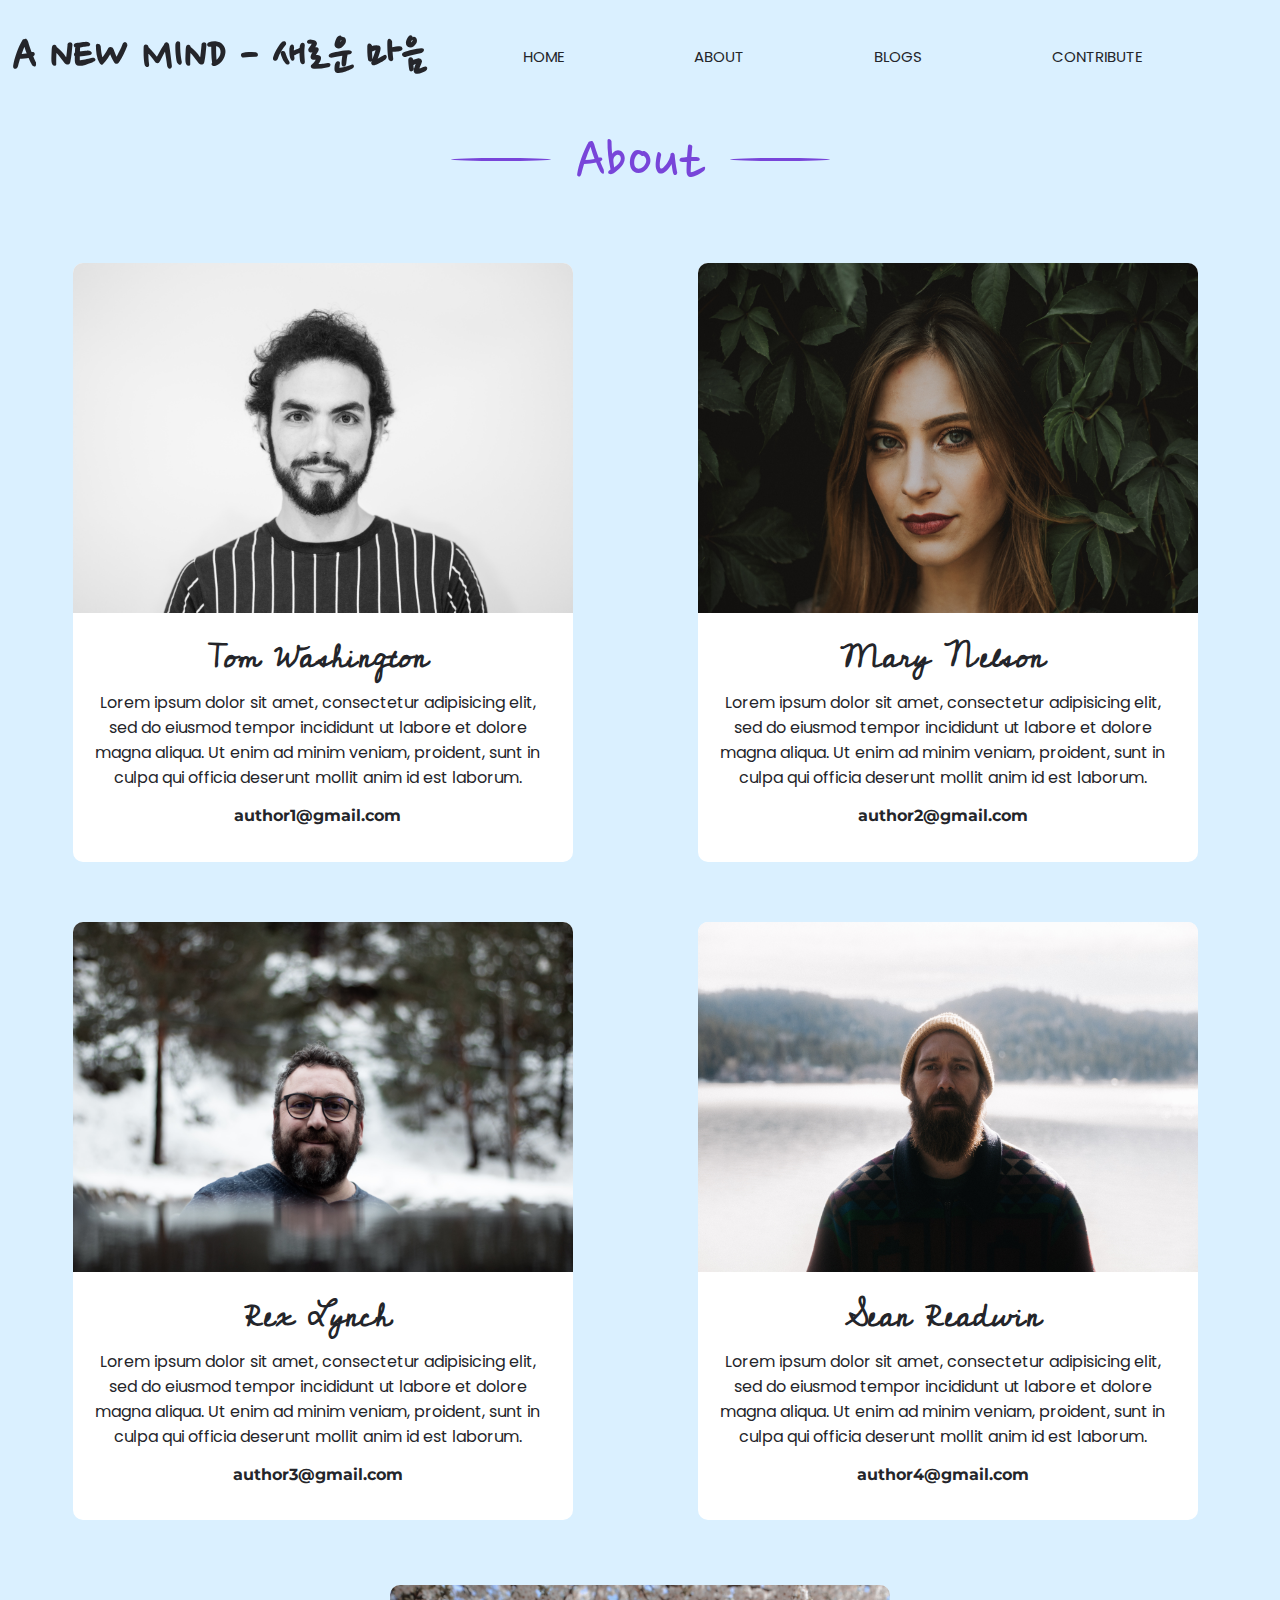
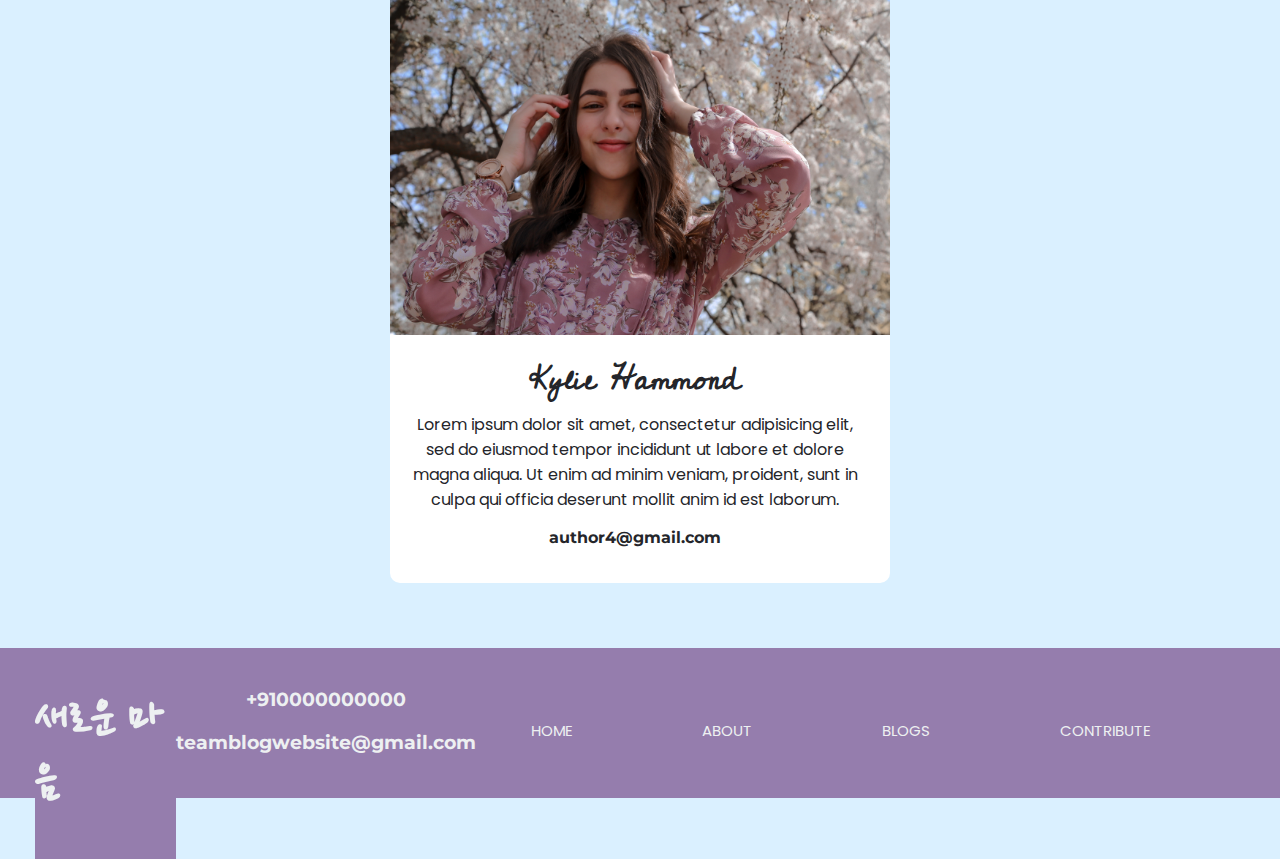
<file: about.html>
<!DOCTYPE html>
<html>
<head>
	<meta charset="utf-8">
	<title>Team Blog</title>
	<link rel="stylesheet" type="text/css" href="assets/style.css">
	<link rel="stylesheet" type="text/css" href="assets/others.css">
</head>
<body>
	<!-- Nav-top -->
    <div class="nav-top">
      <!-- Title -->
      <div class="title">
        <h1>A NEW MIND - 새로운 마음</h1>
      </div>
      <!-- Navigation Bar -->
      <div class="nav">
        <!-- Home -->
        <div class="nav-op">
          <li><a href="index.html">home</a></li>
        </div>

        <!-- About Blog -->
        <div class="nav-op">
          <li><a href="about.html">about</a></li>
        </div>

        <!-- All-Blogs -->
        <div class="nav-op">
          <li><a href="wb_blogs.html">blogs</a></li>
        </div>

        <!-- Contribution-Page -->
        <div class="nav-op">
          <li><a href="con_pg.html">contribute</a></li>
        </div>
      </div>
    </div>
    <!-- Page title -->
    <div class="pgtle_cd">
      <!-- Underline -->
      <div class="tc_underline_1"></div>
      <!-- Page Title -->
      <div class="pg_title_cat">
        <h2>about</h2>
      </div>
      <!-- Underline -->
      <div class="tc_underline_2"></div>
    </div>

    <!-- Authors -->
    <div class="au_row_1">
      <!-- Author-1 -->
      <div class="bllrm">
	      <div class="aur">
	        <img src="assets/authphs/auth_1.jpg">
	        <h3>tom washington</h3>
	        <p>Lorem ipsum dolor sit amet, consectetur adipisicing elit, sed do eiusmod
	        tempor incididunt ut labore et dolore magna aliqua. Ut enim ad minim veniam,
	        proident, sunt in culpa qui officia deserunt mollit anim id est laborum.</p>
	        <h4>author1@gmail.com</h4>
	      </div>
      </div>
      <!-- Author-2 -->
      <div class="aur">
        <img src="assets/authphs/auth_2.jpg">
        <h3>mary nelson</h3>
        <p>Lorem ipsum dolor sit amet, consectetur adipisicing elit, sed do eiusmod
        tempor incididunt ut labore et dolore magna aliqua. Ut enim ad minim veniam,
        proident, sunt in culpa qui officia deserunt mollit anim id est laborum.</p>
        <h4>author2@gmail.com</h4>
      </div>
    </div>

    <!-- Author-row_2 -->
    <div class="au_row_2">
      <!-- Author-3 -->
      <div class="bllrm">
        <div class="aur">
          <img src="assets/authphs/auth_3.jpg">
          <h3>rex lynch</h3>
          <p>Lorem ipsum dolor sit amet, consectetur adipisicing elit, sed do eiusmod
          tempor incididunt ut labore et dolore magna aliqua. Ut enim ad minim veniam,
          proident, sunt in culpa qui officia deserunt mollit anim id est laborum.</p>
          <h4>author3@gmail.com</h4>
        </div>
      </div>
      <!-- Author-4 -->
      <div class="aur">
        <img src="assets/authphs/auth_4.jpg">
        <h3>sean readwin</h3>
        <p>Lorem ipsum dolor sit amet, consectetur adipisicing elit, sed do eiusmod
        tempor incididunt ut labore et dolore magna aliqua. Ut enim ad minim veniam,
        proident, sunt in culpa qui officia deserunt mollit anim id est laborum.</p>
        <h4>author4@gmail.com</h4>
      </div>
    </div>
    <!-- Author-5 -->
    <div class="aur_ind">
      <div class="aur">
        <img src="assets/authphs/auth_5.jpg">
        <h3>kylie hammond</h3>
        <p>Lorem ipsum dolor sit amet, consectetur adipisicing elit, sed do eiusmod
        tempor incididunt ut labore et dolore magna aliqua. Ut enim ad minim veniam,
        proident, sunt in culpa qui officia deserunt mollit anim id est laborum.</p>
        <h4>author4@gmail.com</h4>
      </div>
    </div>

    <!-- Bottom-bar -->
    <div class="btm_bar">
      <div class="bm_tle">
        <h2>새로운 마음</h2>
      </div>
      <div class="con-info">
        <h3>+910000000000</h3>
        <h3>teamblogwebsite@gmail.com</h3>
      </div>
      <div class="bmbr-nav">
        <!-- Home -->
        <div class="nav-op">
          <li><a href="index.html">home</a></li>
        </div>
        <!-- About Blog -->
        <div class="nav-op">
          <li><a href="about.html">about</a></li>
        </div>
        <!-- All-Blogs -->
        <div class="nav-op">
          <li><a href="wb_blogs.html">blogs</a></li>
        </div>
        <!-- Contribution-Page -->
        <div class="nav-op">
          <li><a href="con_pg.html">contribute</a></li>
        </div>
      </div>
    </div>


</body>
</html>
</file>
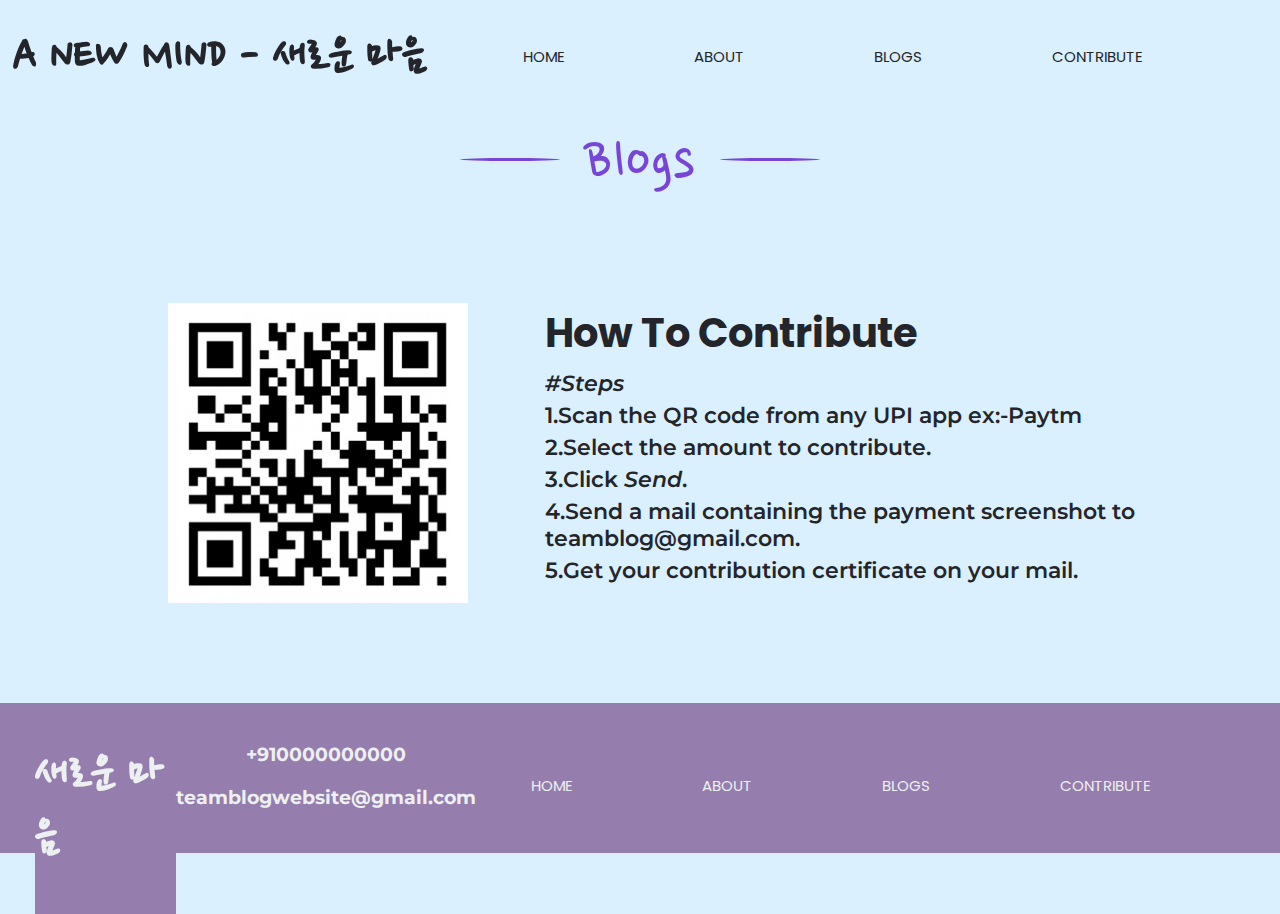
<file: con_pg.html>
<!DOCTYPE html>
<html lang="en" dir="ltr">
  <head>
    <meta charset="utf-8">
    <title>Team Blog</title>
    <link rel="stylesheet" type="text/css" href="assets/style.css">
    <link rel="stylesheet" type="text/css" href="assets/others.css">
  </head>
  <body>
    <!-- Nav-top -->
    <div class="nav-top">
      <!-- Title -->
      <div class="title">
        <h1>A NEW MIND - 새로운 마음</h1>
      </div>
      <!-- Navigation Bar -->
      <div class="nav">
        <!-- Home -->
        <div class="nav-op">
          <li><a href="index.html">home</a></li>
        </div>

        <!-- About Blog -->
        <div class="nav-op">
          <li><a href="about.html">about</a></li>
        </div>

        <!-- All-Blogs -->
        <div class="nav-op">
          <li><a href="wb_blogs.html">blogs</a></li>
        </div>

        <!-- Contribution-Page -->
        <div class="nav-op">
          <li><a href="con_pg.html">contribute</a></li>
        </div>
      </div>
    </div>
    <!-- Page title -->
    <div class="pgtle_cd">
      <!-- Underline -->
      <div class="tc_underline_1"></div>
      <!-- Page Title -->
      <div class="pg_title_cat">
        <h2>blogs</h2>
      </div>
      <!-- Underline -->
      <div class="tc_underline_2"></div>
    </div>

    <!-- Contribution card -->
    <div class="con_cd">
      <img src="assets/img/qr_code.jpg">
      <div class="con_cd_tt">
        <h3>how to contribute</h3>
        <li><em>#Steps</em></li>
        <li>1.Scan the QR code from any UPI app ex:-Paytm</li>
        <li>2.Select the amount to contribute.</li>
        <li>3.Click <em>Send</em>.</li>
        <li>4.Send a mail containing the payment screenshot to teamblog@gmail.com.</li>
        <li>5.Get your contribution certificate on your mail.</li>
      </div>
    </div>
    <!-- Bottom-bar -->
    <div class="btm_bar">
      <div class="bm_tle">
        <h2>새로운 마음</h2>
      </div>
      <div class="con-info">
        <h3>+910000000000</h3>
        <h3>teamblogwebsite@gmail.com</h3>
      </div>
      <div class="bmbr-nav">
        <!-- Home -->
        <div class="nav-op">
          <li><a href="index.html">home</a></li>
        </div>
        <!-- About Blog -->
        <div class="nav-op">
          <li><a href="about.html">about</a></li>
        </div>
        <!-- All-Blogs -->
        <div class="nav-op">
          <li><a href="wb_blogs.html">blogs</a></li>
        </div>
        <!-- Contribution-Page -->
        <div class="nav-op">
          <li><a href="con_pg.html">contribute</a></li>
        </div>
      </div>
    </div>

  </body>
</html>
</file>
<file: assets/style.css>
@import url('https://fonts.googleapis.com/css2?family=Nanum+Pen+Script&display=swap');
@import url('https://fonts.googleapis.com/css2?family=Poppins:wght@300&display=swap');
@import url('https://fonts.googleapis.com/css2?family=Montserrat:wght@200&display=swap');
@import url('https://fonts.googleapis.com/css2?family=Work+Sans:wght@300&display=swap');
@import url('https://fonts.googleapis.com/css2?family=Cedarville+Cursive&display=swap');
* {
	background: #daf0ff;
	margin-top: 0;
}
.nav-top {
	display: flex;
}
.title {
	margin-left: 5px;
	margin-top: 25px;
	margin: 25px 0 0 5px ;
}
.title h1 {
	color: #24252a;
	font-size: 3.2em;
	font-family: 'Nanum Pen Script';
}
.nav {
  display: flex;
	margin: 30px 0 0 auto;
}
.nav-op {
  text-transform: uppercase;
  list-style-type: none;
  color: #24252a;
  font-family: 'Poppins';
  font-size: 15px;
  margin-right: 130px;
  margin-top: 15px;
}
.nav-op li a {
  text-decoration: none;
  color: #24252a;
  transition: 0.6s ease 0s;
}
.f-row {
	display: flex;
	justify-content: center;
}
.bl1 {
	max-width: 490px;
	background: #fff;
	border-top-left-radius: 10px;
	border-top-right-radius: 10px;
	padding: 0px 10px 15px 0px;
}
.bl1 img {
	border-top-left-radius: 10px;
	border-top-right-radius: 10px;
	height: 350px;
	width: 500px;
}
.bl1 h3 {
	background: #fff;
	color: #ae49f4;
	font-size: 15px;
	font-family: 'Montserrat';
	text-transform: uppercase;
	text-align: center;
}
.bl1 h2 {
	background: #fff;
	color: #24252a;
	font-family: 'Poppins';
	text-transform: uppercase;
	text-align: center;
	margin-top: -10px;
}
.bl1 p {
	background: #fff;
	color: #24252a;
	font-family: 'Poppins';
	text-align: center;
	margin-top: -10px;
	padding: 0px 15px 0px 15px;
}
.auth_widget {
	display: block;
	background: #e9ff8f;
	height: 500px;
	width: 250px;
	text-align: center;
	border-radius: 10px;
	margin: auto 25px auto 25px;
}
.auth_widget h2 {
	background: #e9ff8f;
	color: #24252a;
	font-size: 35px;
	font-family: 'Work Sans';
	font-weight: 500;
	text-transform: capitalize;
	margin-top: 15px;
}
.auth_widget .auth_lk {
	background: #e9ff8f;
	margin-bottom: 40px;
}
.auth_lk li {
	background: #e9ff8f;
	color: #24252a;
	list-style-type: none;
}
.auth_lk li a {
	background: #e9ff8f;
	color: #24252a;
	font-size: 24px;
	font-family: 'Cedarville Cursive';
	text-decoration: none;
	text-transform: capitalize;
	transition: 0.4s ease 0s;
}
.ab-author {
	background: #333;
	width: 465px;
	height: 625px;
	text-align: center;
	border-radius: 10px;
	margin-top: 0px;
}
.ab-author img {
	height: 320px;
	width: 330px;
	border-radius: 50%;
	margin: 18px auto 18px auto;
	box-shadow: #fff 0px 0px 19px 1px;
}
.auth_desc {
	background: #333;
	margin-top: auto;
	margin-bottom: auto;
}
.auth_desc h3 {
	background: #333;
	color: #edf0f1;
	font-family: 'Nanum Pen Script';
	text-transform: lowercase;
	font-size: 65px;
	font-weight: 300;
	margin-bottom: 0;
	margin-top: -10px;
}
.auth_desc p {
	background: #333;
	color: #fff;
	font-family: 'Poppins';
	font-size: 14px;
	margin: 0px 25px 0px 25px;
}
.BLR1, .BLR2, .BLR3, .BLR4, .BLR5 {
	display: flex;
	margin-bottom: 120px;
	justify-content: center;
}
.BLR1 {
	margin-top: 65px;
}
.bllrm {
	margin-right: 135px;
}
.bl {
	max-width: 490px;
	background: #fff;
	border-top-left-radius: 10px;
	border-top-right-radius: 10px;
	padding: 0px 10px 15px 0px;
	margin-left: -10px;
}
.bl img {
	border-top-left-radius: 10px;
	border-top-right-radius: 10px;
	height: 350px;
	width: 500px;
}
.bl h3 {
	background: #fff;
	color: #7cf3a0;
	font-size: 15px;
	font-family: 'Montserrat';
	text-transform: uppercase;
	text-align: center;
}
.bl h2 {
	background: #fff;
	color: #24252a;
	font-family: 'Poppins';
	text-transform: uppercase;
	text-align: center;
	margin-top: -10px;
}
.bl p {
	background: #fff;
	color: #24252a;
	font-family: 'Poppins';
	text-align: center;
	margin-top: -10px;
	padding: 0px 15px 0px 15px;
}
.auth {
	width: 500px;
	height: 10px;
	margin: -4px 0px 20px 0px;
}
.auth h3 {
	background: #ffb347;
	color: #edf0f1;
	font-family: 'Poppins';
	text-transform: capitalize;
}
.btm_bar {
	display: flex;
  background: #957dad;
  max-width: 1500px;
  height: 150px;
  margin-bottom: -8px;
  margin-left: -8px;
  margin-right: -8px;
}
.bm_tle {
	background: #957dad;
	margin: 40px 0px auto 35px;
}
.btm_bar h2 {
	color: #edf0f1;
	background: #957dad;
	font-size: 3.2em;
	font-family: 'Nanum Pen Script';
}
.btm_bar .con-info {
	color: #edf0f1;
	background: #957dad;
	text-align: center;
	margin: 40px auto auto auto;
}
.con-info h3 {
	color: #edf0f1;
	background: #957dad;
	font-family: 'Montserrat';
	margin-bottom: 20px;
}
.bmbr-nav {
	display: flex;
	background: #957dad;
	text-align: center;
	margin: auto 0px auto 55px;
}
.bmbr-nav .nav-op,
.bmbr-nav li,
.bmbr-nav li a {
	background: #957dad;
	color: #edf0f1;
}
</file>
<file: assets/others.css>
.pgtle_cd {
	display: flex;
	justify-content: center;
}
.pg_title_cat h2 {
	color: #7845d9;
	font-size: 4em;
	font-weight: 500;
	text-transform: capitalize;
	font-family: 'Nanum Pen Script';
	text-align: center;
	margin: 0px 25px 0px 25px;
}
.tc_underline_1 {
	background: #7845d9;
	height: 3px;
	width: 100px;
	border-radius: 500%;
	margin: 35px 0px 0px 50px;
}
.tc_underline_2 {
	background: #7845d9;
	height: 3px;
	width: 100px;
	border-radius: 500%;
	margin: 35px 50px 0px 0px;
}
.au_row_1, .au_row_2 {
	display: flex;
	justify-content: center;
}
.aur {
	max-width: 490px;
	background: #fff;
	border-radius: 10px;
	padding: 0px 10px 15px 0px;
	margin: 75px 0px 0px -10px;
	margin-top: 60px;
	margin-left: -10px;
}
.aur img {
	border-top-left-radius: 10px;
	border-top-right-radius: 10px;
	height: 350px;
	width: 500px;
}
.aur h3 {
	background: #fff;
	color: #24252a;
	font-size: 2em;
	font-family: 'Cedarville Cursive';
	text-transform: capitalize;
	text-align: center;
	margin-top: 10px;
}
.aur p {
	background: #fff;
	color: #24252a;
	font-family: 'Poppins';
	text-align: center;
	padding: 0px 15px 0px 15px;
	margin-top: -30px;
}
.aur h4 {
	background: #fff;
	color: #24252a;
	font-family: 'Montserrat';
	text-align: center;
}
.aur_ind .aur {
	margin: 65px auto 65px auto;
}
.con_cd {
	display: flex;
	margin: 100px 0px 100px 95px;
}
.con_cd img {
	width: 300px;
	height: 300px;
	margin-left: 65px;
	margin-right: 50px;
}
.con_cd_tt {
	margin-left: auto;
	margin-right: auto;
}
.con_cd_tt h3 {
	color: #24252a;
	text-align: left;
	text-transform: capitalize;
	font-size: 40px;
	font-family: 'Poppins';
	margin-bottom: 7px;
}
.con_cd_tt li {
	list-style-type: none;
	color: #24252a;
	text-align: left;
	font-size: 22px;
	font-weight: 600;
	font-family: 'Montserrat';
	max-width: 700px;
	margin-bottom: 5px;
}
</file>
